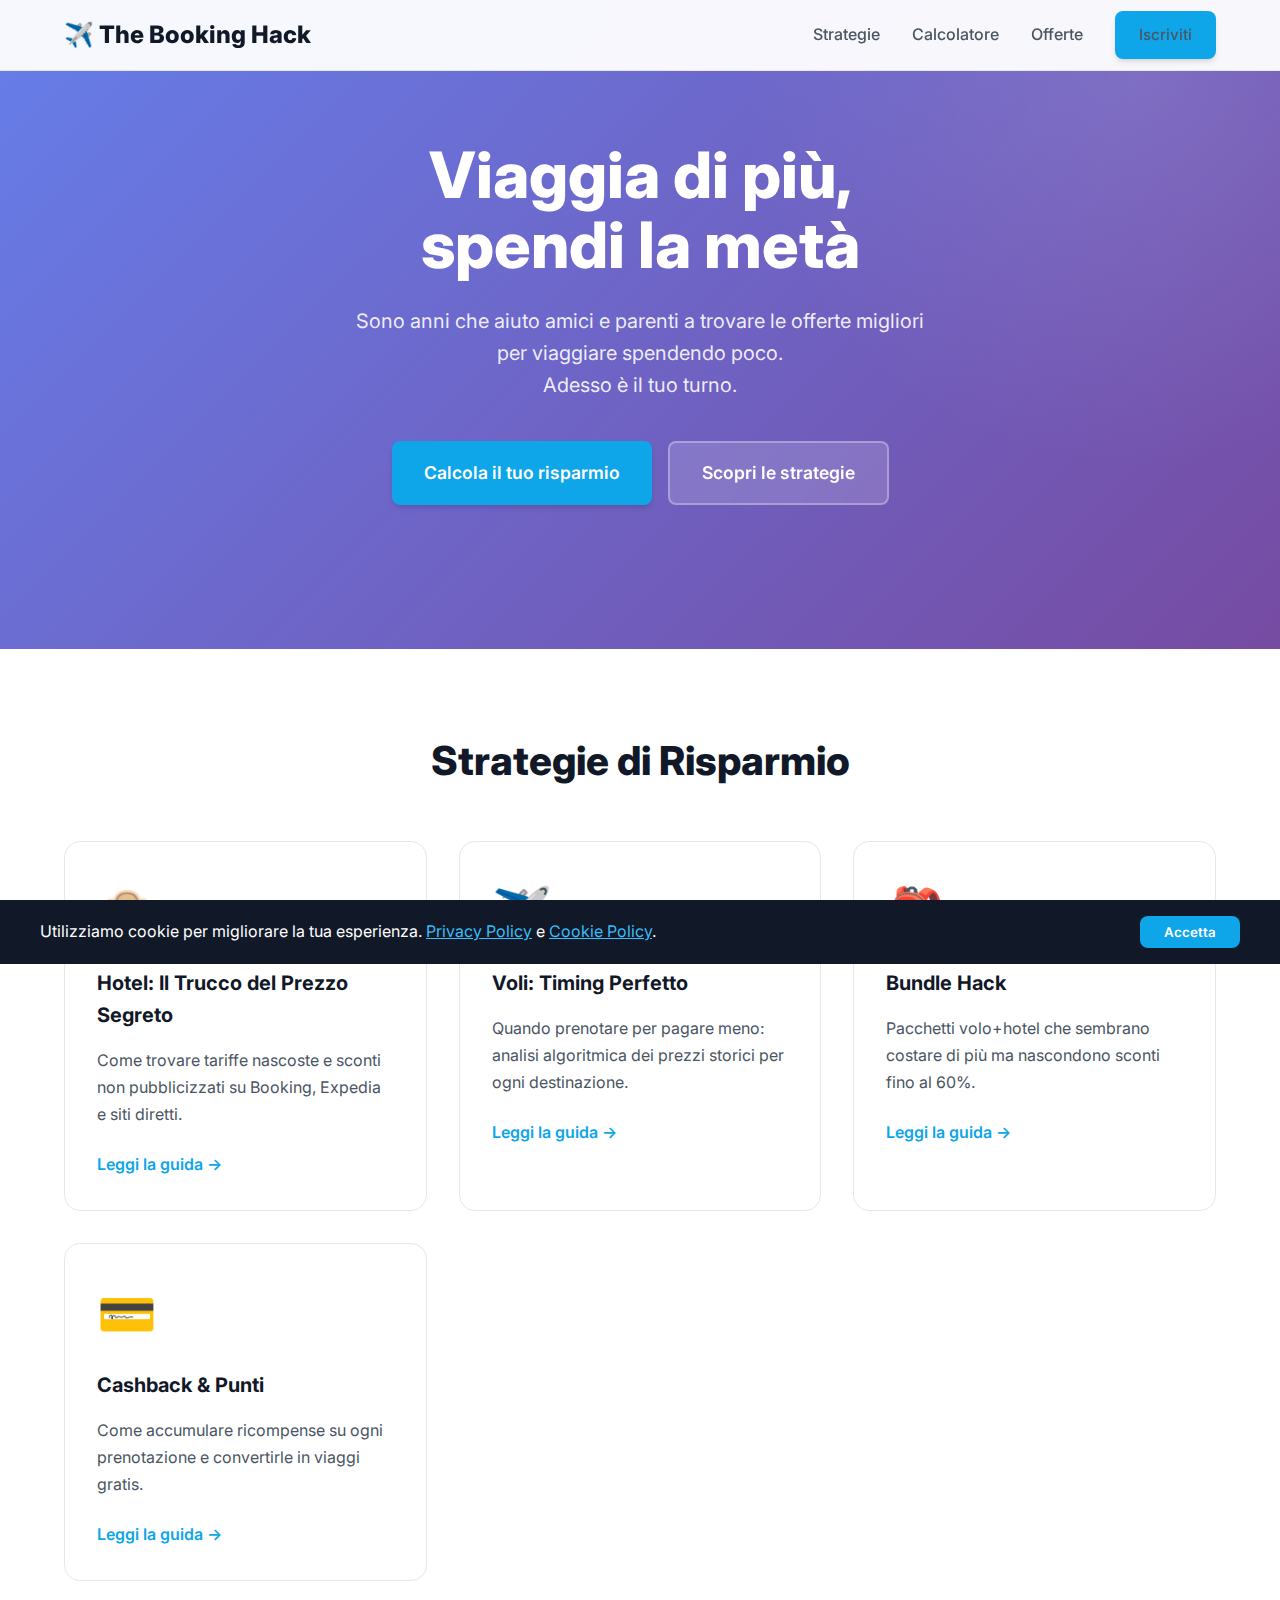
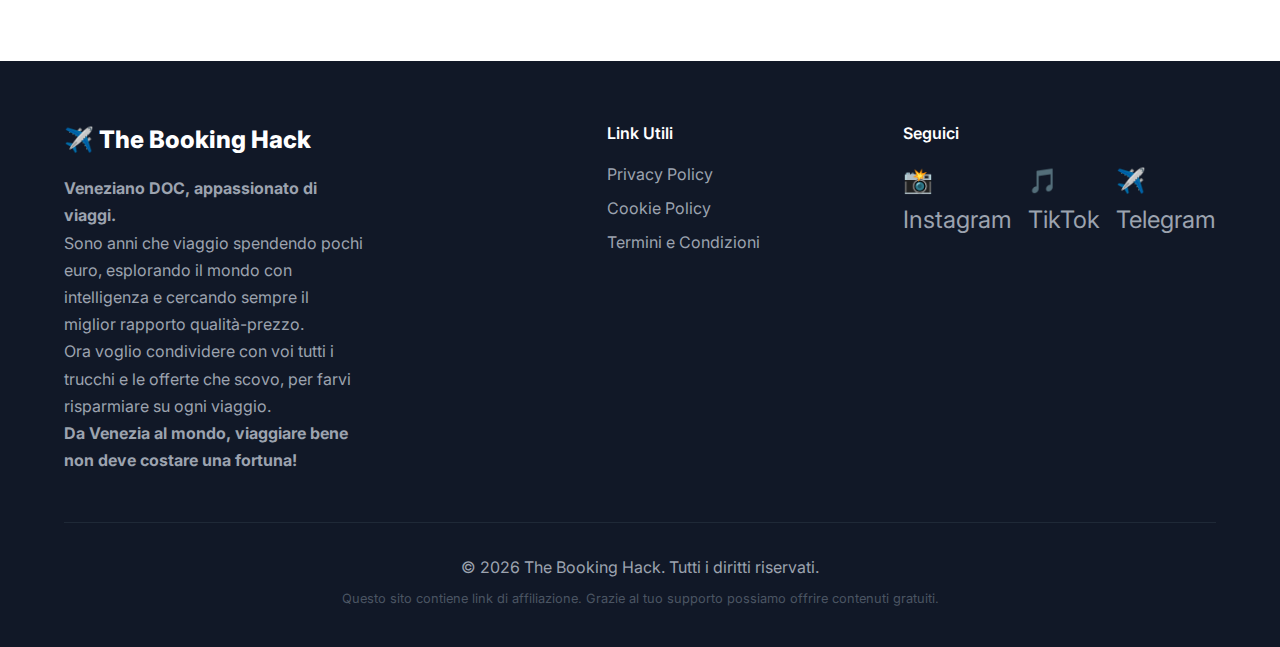
<file: index.html>
<!DOCTYPE html>
<html lang="it">
<head>
    <meta charset="UTF-8">
    <meta name="viewport" content="width=device-width, initial-scale=1.0">
    <title>The Booking Hack - Viaggia di più, spendi la metà</title>
    <meta name="description" content="Sono anni che aiuto amici e parenti a trovare le offerte migliori per viaggiare spendendo poco. Adesso è il tuo turno.">
    <link rel="stylesheet" href="styles.css">
    <link rel="preconnect" href="https://fonts.googleapis.com">
    <link rel="preconnect" href="https://fonts.gstatic.com" crossorigin>
    <link href="https://fonts.googleapis.com/css2?family=Inter:wght@400;600;700;800&display=swap" rel="stylesheet">
    
    <!-- Google Analytics 4 -->
    <script async src="https://www.googletagmanager.com/gtag/js?id=G-XXXXXXXXXX"></script>
    <script>
        window.dataLayer = window.dataLayer || [];
        function gtag(){dataLayer.push(arguments);}
        gtag('js', new Date());
        gtag('config', 'G-XXXXXXXXXX');
    </script>
</head>
<body>
    <!-- Cookie Banner -->
    <div id="cookie-banner" class="cookie-banner">
        <div class="cookie-content">
            <p>Utilizziamo cookie per migliorare la tua esperienza. 
               <a href="https://www.iubenda.com/privacy-policy/16198169" target="_blank">Privacy Policy</a> e 
               <a href="https://www.iubenda.com/privacy-policy/16198169/cookie-policy" target="_blank">Cookie Policy</a>.
            </p>
            <button onclick="acceptCookies()" class="cookie-btn">Accetta</button>
        </div>
    </div>

    <!-- Header -->
    <header class="header">
        <nav class="nav container">
            <div class="logo">✈️ The Booking Hack</div>
            <button class="mobile-menu-btn" onclick="toggleMenu()">☰</button>
            <ul class="nav-links" id="navLinks">
                <li><a href="#strategie">Strategie</a></li>
                <li><a href="#calcolatore">Calcolatore</a></li>
                <li><a href="#offerte">Offerte</a></li>
                <li><a href="#newsletter" class="btn-primary">Iscriviti</a></li>
            </ul>
        </nav>
    </header>

    <!-- HERO -->
    <section class="hero">
        <div class="container">
            <div class="hero-content">
                <h1>Viaggia di più,<br>spendi la metà</h1>
                <p class="hero-subtitle">
                    Sono anni che aiuto amici e parenti a trovare le offerte migliori per viaggiare spendendo poco.<br>
                    Adesso è il tuo turno.
                </p>
                <div class="hero-cta">
                    <a href="#calcolatore" class="btn-primary btn-large">Calcola il tuo risparmio</a>
                    <a href="#strategie" class="btn-secondary btn-large">Scopri le strategie</a>
                </div>
            </div>
        </div>
    </section>

    <!-- Strategie Section (lasciata come era) -->
    <section id="strategie" class="strategies">
        <div class="container">
            <h2>Strategie di Risparmio</h2>
            <div class="strategies-grid">
                <article class="strategy-card">
                    <div class="strategy-icon">🏨</div>
                    <h3>Hotel: Il Trucco del Prezzo Segreto</h3>
                    <p>Come trovare tariffe nascoste e sconti non pubblicizzati su Booking, Expedia e siti diretti.</p>
                    <a href="#" class="link-arrow">Leggi la guida →</a>
                </article>
                <article class="strategy-card">
                    <div class="strategy-icon">✈️</div>
                    <h3>Voli: Timing Perfetto</h3>
                    <p>Quando prenotare per pagare meno: analisi algoritmica dei prezzi storici per ogni destinazione.</p>
                    <a href="#" class="link-arrow">Leggi la guida →</a>
                </article>
                <article class="strategy-card">
                    <div class="strategy-icon">🎒</div>
                    <h3>Bundle Hack</h3>
                    <p>Pacchetti volo+hotel che sembrano costare di più ma nascondono sconti fino al 60%.</p>
                    <a href="#" class="link-arrow">Leggi la guida →</a>
                </article>
                <article class="strategy-card">
                    <div class="strategy-icon">💳</div>
                    <h3>Cashback & Punti</h3>
                    <p>Come accumulare ricompense su ogni prenotazione e convertirle in viaggi gratis.</p>
                    <a href="#" class="link-arrow">Leggi la guida →</a>
                </article>
            </div>
        </div>
    </section>

    <!-- Footer aggiornato con tua bio -->
    <footer class="footer">
        <div class="container">
            <div class="footer-grid">
                <div class="footer-brand">
                    <div class="logo">✈️ The Booking Hack</div>
                    <p><strong>Veneziano DOC, appassionato di viaggi.</strong><br>
                    Sono anni che viaggio spendendo pochi euro, esplorando il mondo con intelligenza e cercando sempre il miglior rapporto qualità-prezzo.<br>
                    Ora voglio condividere con voi tutti i trucchi e le offerte che scovo, per farvi risparmiare su ogni viaggio.<br>
                    <strong>Da Venezia al mondo, viaggiare bene non deve costare una fortuna!</strong></p>
                </div>
                <div class="footer-links">
                    <h4>Link Utili</h4>
                    <ul>
                        <li><a href="https://www.iubenda.com/privacy-policy/16198169" target="_blank">Privacy Policy</a></li>
                        <li><a href="https://www.iubenda.com/privacy-policy/16198169/cookie-policy" target="_blank">Cookie Policy</a></li>
                        <li><a href="https://www.iubenda.com/termini-e-condizioni/16198169" target="_blank">Termini e Condizioni</a></li>
                    </ul>
                </div>
                <div class="footer-social">
                    <h4>Seguici</h4>
                    <div class="social-links">
                        <a href="https://instagram.com/thebookinghack" target="_blank">📸 Instagram</a>
                        <a href="https://www.tiktok.com/@thebookinghack.official" target="_blank">🎵 TikTok</a>
                        <a href="https://t.me/thebookinghack" target="_blank">✈️ Telegram</a>
                    </div>
                </div>
            </div>
            <div class="footer-bottom">
                <p>© 2026 The Booking Hack. Tutti i diritti riservati.</p>
                <p class="affiliate-note">Questo sito contiene link di affiliazione. Grazie al tuo supporto possiamo offrire contenuti gratuiti.</p>
            </div>
        </div>
    </footer>

    <script src="script.js"></script>
</body>
</html>
</file>
<file: styles.css>
/* ============================================
   THE BOOKING HACK - STYLES UNIFICATI
   Versione 2.0 - Ottimizzata
   Colori consistenti: #2563eb (primary)
   ============================================ */

/* CSS Variables */
:root {
  --primary: #0ea5e9;
  --primary-dark: #0284c7;
  --primary-light: #38bdf8;
  --secondary: #f97316;
  --secondary-dark: #ea580c;
  --accent: #f59e0b;
  --success: #10b981;
  --danger: #ef4444;
  --warning: #f59e0b;
  
  --gray-50: #f9fafb;
  --gray-100: #f3f4f6;
  --gray-200: #e5e7eb;
  --gray-300: #d1d5db;
  --gray-400: #9ca3af;
  --gray-500: #6b7280;
  --gray-600: #4b5563;
  --gray-700: #374151;
  --gray-800: #1f2937;
  --gray-900: #111827;
  
  --white: #ffffff;
  --black: #000000;
  
  --shadow-sm: 0 1px 2px 0 rgba(0, 0, 0, 0.05);
  --shadow: 0 4px 6px -1px rgba(0, 0, 0, 0.1), 0 2px 4px -2px rgba(0, 0, 0, 0.1);
  --shadow-md: 0 10px 15px -3px rgba(0, 0, 0, 0.1), 0 4px 6px -4px rgba(0, 0, 0, 0.1);
  --shadow-lg: 0 20px 25px -5px rgba(0, 0, 0, 0.1), 0 8px 10px -6px rgba(0, 0, 0, 0.1);
  --shadow-xl: 0 25px 50px -12px rgba(0, 0, 0, 0.25);
  
  --radius-sm: 0.375rem;
  --radius: 0.5rem;
  --radius-md: 0.75rem;
  --radius-lg: 1rem;
  --radius-xl: 1.5rem;
  --radius-full: 9999px;
  
  --transition: all 0.3s ease;
  --transition-fast: all 0.15s ease;
}

/* Reset & Base */
*, *::before, *::after {
  box-sizing: border-box;
  margin: 0;
  padding: 0;
}

html {
  scroll-behavior: smooth;
}

body {
  font-family: 'Inter', -apple-system, BlinkMacSystemFont, 'Segoe UI', Roboto, sans-serif;
  line-height: 1.6;
  color: var(--gray-800);
  background: var(--white);
  -webkit-font-smoothing: antialiased;
  -moz-osx-font-smoothing: grayscale;
}

img {
  max-width: 100%;
  height: auto;
  display: block;
}

a {
  color: inherit;
  text-decoration: none;
}

button {
  font-family: inherit;
  cursor: pointer;
  border: none;
  background: none;
}

ul {
  list-style: none;
}

/* Container */
.container {
  width: 100%;
  max-width: 1200px;
  margin: 0 auto;
  padding: 0 1.5rem;
}

/* ============================================
   COOKIE BANNER
   ============================================ */
.cookie-banner {
  position: fixed;
  bottom: 0;
  left: 0;
  right: 0;
  background: var(--gray-900);
  color: var(--white);
  padding: 1rem;
  z-index: 1000;
  transform: translateY(100%);
  transition: transform 0.3s ease;
}

.cookie-banner.show {
  transform: translateY(0);
}

.cookie-content {
  max-width: 1200px;
  margin: 0 auto;
  display: flex;
  align-items: center;
  justify-content: space-between;
  gap: 1rem;
  flex-wrap: wrap;
}

.cookie-content a {
  color: var(--primary-light);
  text-decoration: underline;
}

.cookie-btn {
  background: var(--primary);
  color: var(--white);
  padding: 0.5rem 1.5rem;
  border-radius: var(--radius);
  font-weight: 600;
  transition: var(--transition);
}

.cookie-btn:hover {
  background: var(--primary-dark);
}

/* ============================================
   HEADER & NAVIGATION
   ============================================ */
.header {
  position: fixed;
  top: 0;
  left: 0;
  right: 0;
  background: rgba(255, 255, 255, 0.95);
  backdrop-filter: blur(10px);
  border-bottom: 1px solid var(--gray-200);
  z-index: 100;
}

.nav {
  display: flex;
  align-items: center;
  justify-content: space-between;
  height: 70px;
}

.logo {
  font-size: 1.5rem;
  font-weight: 800;
  color: var(--gray-900);
  display: flex;
  align-items: center;
  gap: 0.5rem;
}

.nav-links {
  display: flex;
  align-items: center;
  gap: 2rem;
}

.nav-links a {
  color: var(--gray-600);
  font-weight: 500;
  transition: var(--transition);
  position: relative;
}

.nav-links a:hover {
  color: var(--primary);
}

.nav-links a::after {
  content: '';
  position: absolute;
  bottom: -4px;
  left: 0;
  width: 0;
  height: 2px;
  background: var(--primary);
  transition: var(--transition);
}

.nav-links a:hover::after {
  width: 100%;
}

.mobile-menu-btn {
  display: none;
  font-size: 1.5rem;
  color: var(--gray-700);
  padding: 0.5rem;
}

/* ============================================
   BUTTONS
   ============================================ */
.btn-primary {
  display: inline-flex;
  align-items: center;
  justify-content: center;
  gap: 0.5rem;
  background: var(--primary);
  color: var(--white);
  padding: 0.75rem 1.5rem;
  border-radius: var(--radius);
  font-weight: 600;
  font-size: 0.95rem;
  transition: var(--transition);
  box-shadow: var(--shadow);
}

.btn-primary:hover {
  background: var(--primary-dark);
  transform: translateY(-2px);
  box-shadow: var(--shadow-md);
}

.btn-secondary {
  display: inline-flex;
  align-items: center;
  justify-content: center;
  gap: 0.5rem;
  background: rgba(255, 255, 255, 0.15);
  color: white;
  padding: 0.75rem 1.5rem;
  border-radius: var(--radius);
  font-weight: 600;
  font-size: 0.95rem;
  border: 2px solid rgba(255, 255, 255, 0.3);
  transition: var(--transition);
  backdrop-filter: blur(10px);
}

.btn-secondary:hover {
  background: rgba(255, 255, 255, 0.25);
  border-color: rgba(255, 255, 255, 0.5);
  transform: translateY(-2px);
}

.btn-large {
  padding: 1rem 2rem;
  font-size: 1.1rem;
}

.btn-small {
  padding: 0.5rem 1rem;
  font-size: 0.875rem;
  background: var(--primary);
  color: var(--white);
  border-radius: var(--radius);
  font-weight: 600;
  transition: var(--transition);
}

.btn-small:hover {
  background: var(--primary-dark);
}

.btn-full {
  width: 100%;
}

/* ============================================
   HERO SECTION - Gradient Viola Accattivante
   ============================================ */
.hero {
  padding: 140px 0 80px;
  background: linear-gradient(135deg, #667eea 0%, #764ba2 100%);
  color: white;
  text-align: center;
  position: relative;
  overflow: hidden;
}

.hero::before {
  content: '';
  position: absolute;
  top: -50%;
  right: -20%;
  width: 800px;
  height: 800px;
  background: radial-gradient(circle, rgba(255, 255, 255, 0.1) 0%, transparent 70%);
  pointer-events: none;
}

.hero-content {
  text-align: center;
  max-width: 800px;
  margin: 0 auto;
}

.hero h1 {
  font-size: clamp(2.5rem, 6vw, 4rem);
  font-weight: 800;
  color: white;
  line-height: 1.1;
  margin-bottom: 1.5rem;
}

.highlight {
  color: #fbbf24;
  position: relative;
  font-weight: 900;
}

.highlight::after {
  content: '';
  position: absolute;
  bottom: 0;
  left: 0;
  right: 0;
  height: 30%;
  background: rgba(251, 191, 36, 0.3);
  z-index: 1;
  border-radius: 4px;
}

.hero-subtitle {
  font-size: 1.25rem;
  color: rgba(255, 255, 255, 0.9);
  margin-bottom: 2.5rem;
  max-width: 600px;
  margin-left: auto;
  margin-right: auto;
}

.hero-cta {
  display: flex;
  gap: 1rem;
  justify-content: center;
  flex-wrap: wrap;
  margin-bottom: 4rem;
}

.hero-stats {
  display: flex;
  justify-content: center;
  gap: 4rem;
  flex-wrap: wrap;
}

.stat {
  text-align: center;
}

.stat-number {
  display: block;
  font-size: 2.5rem;
  font-weight: 800;
  color: #fbbf24;
  line-height: 1;
}

.stat-label {
  font-size: 0.875rem;
  color: rgba(255, 255, 255, 0.8);
  margin-top: 0.5rem;
}

/* ============================================
   STRATEGIES SECTION
   ============================================ */
.strategies {
  padding: 80px 0;
  background: var(--white);
}

.strategies h2,
.calculator-section h2,
.deals h2,
.newsletter h2 {
  font-size: 2.5rem;
  font-weight: 800;
  color: var(--gray-900);
  text-align: center;
  margin-bottom: 3rem;
}

.strategies-grid {
  display: grid;
  grid-template-columns: repeat(auto-fit, minmax(280px, 1fr));
  gap: 2rem;
}

.strategy-card {
  background: var(--white);
  border: 1px solid var(--gray-200);
  border-radius: var(--radius-lg);
  padding: 2rem;
  transition: var(--transition);
  position: relative;
  overflow: hidden;
}

.strategy-card::before {
  content: '';
  position: absolute;
  top: 0;
  left: 0;
  right: 0;
  height: 4px;
  background: linear-gradient(90deg, var(--primary), var(--secondary));
  transform: scaleX(0);
  transition: var(--transition);
}

.strategy-card:hover {
  transform: translateY(-4px);
  box-shadow: var(--shadow-lg);
  border-color: var(--primary);
}

.strategy-card:hover::before {
  transform: scaleX(1);
}

.strategy-icon {
  font-size: 3rem;
  margin-bottom: 1rem;
}

.strategy-card h3 {
  font-size: 1.25rem;
  font-weight: 700;
  color: var(--gray-900);
  margin-bottom: 1rem;
}

.strategy-card p {
  color: var(--gray-600);
  margin-bottom: 1.5rem;
  line-height: 1.7;
}

.link-arrow {
  color: var(--primary);
  font-weight: 600;
  display: inline-flex;
  align-items: center;
  gap: 0.5rem;
  transition: var(--transition);
}

.link-arrow:hover {
  gap: 0.75rem;
}

/* ============================================
   CALCULATOR SECTION
   ============================================ */
.calculator-section {
  padding: 80px 0;
  background: var(--gray-50);
}

.calculator {
  display: grid;
  grid-template-columns: 1fr 1fr;
  gap: 3rem;
  max-width: 900px;
  margin: 0 auto;
  background: var(--white);
  border-radius: var(--radius-xl);
  padding: 3rem;
  box-shadow: var(--shadow-lg);
}

.calc-inputs {
  display: flex;
  flex-direction: column;
  gap: 1.5rem;
}

.input-group {
  display: flex;
  flex-direction: column;
  gap: 0.5rem;
}

.input-group label {
  font-weight: 600;
  color: var(--gray-700);
  font-size: 0.9rem;
}

.input-group input,
.input-group select {
  padding: 0.875rem 1rem;
  border: 2px solid var(--gray-200);
  border-radius: var(--radius);
  font-size: 1rem;
  transition: var(--transition);
  background: var(--white);
}

.input-group input:focus,
.input-group select:focus {
  outline: none;
  border-color: var(--primary);
  box-shadow: 0 0 0 3px rgba(37, 99, 235, 0.1);
}

.calc-results {
  display: flex;
  flex-direction: column;
  justify-content: center;
  align-items: center;
  text-align: center;
  padding: 2rem;
  background: linear-gradient(135deg, var(--primary) 0%, var(--primary-dark) 100%);
  border-radius: var(--radius-lg);
  color: var(--white);
}

.savings-display {
  margin-bottom: 2rem;
}

.savings-amount {
  display: block;
  font-size: 4rem;
  font-weight: 800;
  line-height: 1;
  margin-bottom: 0.5rem;
}

.savings-label {
  font-size: 1.1rem;
  opacity: 0.9;
}

.savings-breakdown {
  text-align: left;
  width: 100%;
}

.savings-breakdown li {
  padding: 0.75rem 0;
  border-bottom: 1px solid rgba(255, 255, 255, 0.2);
  display: flex;
  justify-content: space-between;
}

.savings-breakdown li:last-child {
  border-bottom: none;
}

/* ============================================
   DEALS SECTION
   ============================================ */
.deals {
  padding: 80px 0;
  background: var(--white);
}

.deals-ticker {
  display: grid;
  grid-template-columns: repeat(auto-fit, minmax(300px, 1fr));
  gap: 1.5rem;
}

.deal-card {
  background: var(--white);
  border: 2px solid var(--gray-200);
  border-radius: var(--radius-lg);
  padding: 1.5rem;
  transition: var(--transition);
  position: relative;
}

.deal-card:hover {
  border-color: var(--primary);
  transform: translateY(-4px);
  box-shadow: var(--shadow-md);
}

.deal-card.urgent {
  border-color: var(--danger);
  background: linear-gradient(135deg, rgba(239, 68, 68, 0.05) 0%, transparent 100%);
}

.deal-card.urgent:hover {
  box-shadow: 0 0 20px rgba(239, 68, 68, 0.2);
}

.deal-badge {
  display: inline-block;
  padding: 0.375rem 0.75rem;
  background: var(--gray-100);
  border-radius: var(--radius-full);
  font-size: 0.8rem;
  font-weight: 600;
  color: var(--gray-700);
  margin-bottom: 1rem;
}

.deal-card.urgent .deal-badge {
  background: var(--danger);
  color: var(--white);
  animation: pulse 2s infinite;
}

@keyframes pulse {
  0%, 100% { opacity: 1; }
  50% { opacity: 0.7; }
}

.deal-card h4 {
  font-size: 1.25rem;
  font-weight: 700;
  color: var(--gray-900);
  margin-bottom: 1rem;
}

.deal-price {
  display: flex;
  align-items: center;
  gap: 1rem;
  margin-bottom: 1.5rem;
}

.old-price {
  font-size: 1.1rem;
  color: var(--gray-400);
  text-decoration: line-through;
}

.new-price {
  font-size: 2rem;
  font-weight: 800;
  color: var(--primary);
}

.deal-card.urgent .new-price {
  color: var(--danger);
}

/* ============================================
   NEWSLETTER SECTION
   ============================================ */
.newsletter {
  padding: 80px 0;
  background: linear-gradient(135deg, var(--gray-900) 0%, var(--gray-800) 100%);
}

.newsletter-box {
  max-width: 600px;
  margin: 0 auto;
  text-align: center;
}

.newsletter h2 {
  color: var(--white);
  margin-bottom: 1rem;
}

.newsletter-box > p {
  color: var(--gray-400);
  margin-bottom: 2rem;
  font-size: 1.1rem;
}

.newsletter-form {
  display: flex;
  gap: 1rem;
  margin-bottom: 1rem;
}

.newsletter-input {
  flex: 1;
  padding: 1rem 1.5rem;
  border: 2px solid var(--gray-700);
  border-radius: var(--radius);
  font-size: 1rem;
  background: var(--gray-800);
  color: var(--white);
  transition: var(--transition);
}

.newsletter-input::placeholder {
  color: var(--gray-500);
}

.newsletter-input:focus {
  outline: none;
  border-color: var(--primary);
}

.form-note {
  color: var(--gray-500);
  font-size: 0.875rem;
}

.form-note a {
  color: var(--primary-light);
  text-decoration: underline;
}

/* ============================================
   FOOTER
   ============================================ */
.footer {
  background: var(--gray-900);
  color: var(--gray-400);
  padding: 60px 0 30px;
}

.footer-grid {
  display: grid;
  grid-template-columns: 2fr 1fr 1fr;
  gap: 3rem;
  margin-bottom: 3rem;
}

.footer-brand .logo {
  color: var(--white);
  margin-bottom: 1rem;
}

.footer-brand p {
  max-width: 300px;
  line-height: 1.7;
}

.footer-links h4,
.footer-social h4 {
  color: var(--white);
  font-weight: 600;
  margin-bottom: 1rem;
}

.footer-links li {
  margin-bottom: 0.5rem;
}

.footer-links a {
  transition: var(--transition);
}

.footer-links a:hover {
  color: var(--primary);
}

.social-links {
  display: flex;
  gap: 1rem;
}

.social-links a {
  font-size: 1.5rem;
  transition: var(--transition);
}

.social-links a:hover {
  transform: scale(1.1);
}

.footer-bottom {
  border-top: 1px solid var(--gray-800);
  padding-top: 2rem;
  text-align: center;
}

.footer-bottom p {
  margin-bottom: 0.5rem;
}

.affiliate-note {
  font-size: 0.8rem;
  color: var(--gray-600);
}

/* ============================================
   RESPONSIVE
   ============================================ */
@media (max-width: 968px) {
  .calculator {
    grid-template-columns: 1fr;
  }
  
  .footer-grid {
    grid-template-columns: 1fr 1fr;
  }
  
  .hero-stats {
    gap: 2rem;
  }
}

@media (max-width: 768px) {
  .nav-links {
    display: none;
    position: absolute;
    top: 70px;
    left: 0;
    right: 0;
    background: var(--white);
    flex-direction: column;
    padding: 1.5rem;
    gap: 1rem;
    border-bottom: 1px solid var(--gray-200);
    box-shadow: var(--shadow-lg);
  }
  
  .nav-links.show {
    display: flex;
  }
  
  .mobile-menu-btn {
    display: block;
  }
  
  .hero {
    padding: 120px 0 60px;
  }
  
  .hero-cta {
    flex-direction: column;
    align-items: center;
  }
  
  .hero-stats {
    flex-direction: column;
    gap: 1.5rem;
  }
  
  .newsletter-form {
    flex-direction: column;
  }
  
  .footer-grid {
    grid-template-columns: 1fr;
    text-align: center;
  }
  
  .footer-brand p {
    max-width: 100%;
  }
  
  .social-links {
    justify-content: center;
  }
  
  .cookie-content {
    flex-direction: column;
    text-align: center;
  }
}

@media (max-width: 480px) {
  .container {
    padding: 0 1rem;
  }
  
  .calculator {
    padding: 1.5rem;
  }
  
  .savings-amount {
    font-size: 3rem;
  }
  
  .deals-ticker {
    grid-template-columns: 1fr;
  }
}

/* ============================================
   DEALS - Layout Alternativo (Scroll Orizzontale)
   Aggiungi classe .deals-scroll al container per usarlo
   ============================================ */
.deals-scroll .deals-ticker {
  display: flex;
  gap: 1.5rem;
  overflow-x: auto;
  padding-bottom: 1rem;
  scroll-snap-type: x mandatory;
  -webkit-overflow-scrolling: touch;
}

.deals-scroll .deals-ticker::-webkit-scrollbar {
  height: 8px;
}

.deals-scroll .deals-ticker::-webkit-scrollbar-track {
  background: var(--gray-200);
  border-radius: var(--radius);
}

.deals-scroll .deals-ticker::-webkit-scrollbar-thumb {
  background: var(--primary);
  border-radius: var(--radius);
}

.deals-scroll .deal-card {
  min-width: 300px;
  scroll-snap-align: start;
}

/* ============================================
   UTILITY CLASSES
   ============================================ */
.sr-only {
  position: absolute;
  width: 1px;
  height: 1px;
  padding: 0;
  margin: -1px;
  overflow: hidden;
  clip: rect(0, 0, 0, 0);
  white-space: nowrap;
  border: 0;
}

.text-center {
  text-align: center;
}

.mt-1 { margin-top: 0.25rem; }
.mt-2 { margin-top: 0.5rem; }
.mt-3 { margin-top: 1rem; }
.mt-4 { margin-top: 1.5rem; }
.mt-5 { margin-top: 2rem; }

/* ============================================
   🏛️ PAGINA VENEZIA - Stili Specifici
   ============================================ */

/* Hero Venezia */
.venezia-hero {
  background: linear-gradient(135deg, rgba(14, 165, 233, 0.85) 0%, rgba(249, 115, 22, 0.75) 100%),
              url('https://images.unsplash.com/photo-1514890547357-a9ee288728e0?w=1920&q=80') !important;
  background-size: cover !important;
  background-position: center !important;
  position: relative;
  min-height: 400px;
  display: flex;
  align-items: center;
  justify-content: center;
}

.venezia-hero::before {
  content: '';
  position: absolute;
  top: 0;
  left: 0;
  right: 0;
  bottom: 0;
  background: rgba(0, 0, 0, 0.2);
  pointer-events: none;
}

.venezia-hero .hero-content {
  position: relative;
  z-index: 1;
}

.hero-badge {
  display: inline-block;
  background: rgba(255, 255, 255, 0.15);
  backdrop-filter: blur(10px);
  border: 1px solid rgba(255, 255, 255, 0.2);
  padding: 0.5rem 1rem;
  border-radius: var(--radius-full);
  font-size: 0.75rem;
  font-weight: 600;
  text-transform: uppercase;
  letter-spacing: 0.1em;
  margin-bottom: 1rem;
  color: rgba(255, 255, 255, 0.9);
}

.venezia-stats {
  display: flex;
  justify-content: center;
  gap: 2rem;
  margin: 2rem 0;
  flex-wrap: wrap;
}

.v-stat {
  background: rgba(255, 255, 255, 0.15);
  backdrop-filter: blur(10px);
  padding: 1rem 1.5rem;
  border-radius: var(--radius-lg);
  text-align: center;
  min-width: 120px;
}

.v-number {
  display: block;
  font-size: 2rem;
  font-weight: 800;
  color: #ffd700;
}

.v-label {
  font-size: 0.8rem;
  opacity: 0.9;
}

/* Sezione Filtri */
.filters-section {
  padding: 60px 0 40px;
  background: var(--white);
}

.filters-section h2 {
  margin-bottom: 0.5rem;
}

.section-subtitle {
  text-align: center;
  color: var(--gray-600);
  margin-bottom: 2rem;
  font-size: 1.1rem;
}

.filter-buttons {
  display: flex;
  justify-content: center;
  gap: 0.75rem;
  flex-wrap: wrap;
  margin-bottom: 3rem;
}

.filter-btn {
  padding: 0.625rem 1.25rem;
  border: 1px solid var(--gray-200);
  border-radius: var(--radius-full);
  background: var(--white);
  color: var(--gray-700);
  font-weight: 500;
  font-size: 0.9rem;
  cursor: pointer;
  transition: var(--transition);
  display: flex;
  align-items: center;
  gap: 0.4rem;
}

.filter-btn:hover {
  border-color: var(--primary);
  color: var(--primary);
  background: rgba(14, 165, 233, 0.05);
}

.filter-btn.active {
  background: var(--primary);
  border-color: var(--primary);
  color: var(--white);
}

/* Grid Offerte Venezia */
.deals-grid {
  display: grid;
  grid-template-columns: repeat(auto-fill, minmax(300px, 1fr));
  gap: 1.5rem;
}

.deal-card-venezia {
  background: var(--white);
  border: 1px solid var(--gray-200);
  border-radius: var(--radius-lg);
  overflow: hidden;
  transition: var(--transition);
  position: relative;
  box-shadow: var(--shadow-sm);
}

.deal-card-venezia:hover {
  transform: translateY(-4px);
  box-shadow: var(--shadow-lg);
  border-color: var(--gray-300);
}

.deal-card-venezia.scaduta {
  opacity: 0.6;
  filter: grayscale(0.5);
}

.deal-image {
  position: relative;
  height: 200px;
  overflow: hidden;
}

.deal-image img {
  width: 100%;
  height: 100%;
  object-fit: cover;
  transition: transform 0.3s;
}

.deal-card-venezia:hover .deal-image img {
  transform: scale(1.05);
}

/* Badge categoria in alto a sinistra */
.deal-categoria-badge {
  position: absolute;
  top: 12px;
  left: 12px;
  background: var(--primary);
  color: white;
  padding: 0.35rem 0.875rem;
  border-radius: var(--radius);
  font-size: 0.7rem;
  font-weight: 700;
  text-transform: uppercase;
  letter-spacing: 0.05em;
  z-index: 2;
  display: flex;
  align-items: center;
  gap: 0.3rem;
}

/* Badge sconto in alto a destra */
.deal-sconto {
  position: absolute;
  top: 12px;
  right: 12px;
  background: var(--secondary);
  color: white;
  padding: 0.35rem 0.75rem;
  border-radius: var(--radius);
  font-weight: 700;
  font-size: 0.8rem;
  z-index: 2;
}

.deal-scadenza {
  position: absolute;
  top: 12px;
  right: 12px;
  background: var(--danger);
  color: white;
  padding: 0.35rem 0.75rem;
  border-radius: var(--radius);
  font-size: 0.75rem;
  font-weight: 600;
  z-index: 2;
}

.deal-content {
  padding: 1.25rem;
}

.deal-content h3 {
  font-size: 1.15rem;
  font-weight: 700;
  margin-bottom: 0.5rem;
  color: var(--gray-900);
  line-height: 1.3;
}

.deal-content p {
  color: var(--gray-600);
  font-size: 0.9rem;
  margin-bottom: 1rem;
  line-height: 1.5;
}

.deal-price-row {
  display: flex;
  align-items: baseline;
  gap: 0.75rem;
  margin-bottom: 1rem;
}

.deal-price-row .new-price {
  font-size: 1.75rem;
  font-weight: 800;
  color: var(--primary);
}

.deal-price-row .old-price {
  font-size: 1rem;
  color: var(--gray-400);
  text-decoration: line-through;
}

.btn-deal {
  display: flex;
  align-items: center;
  justify-content: center;
  gap: 0.5rem;
  width: 100%;
  padding: 0.875rem 1rem;
  background: var(--secondary);
  color: white;
  border-radius: var(--radius);
  font-weight: 600;
  font-size: 0.95rem;
  transition: var(--transition);
  text-align: center;
}

.btn-deal:hover {
  background: var(--secondary-dark);
  transform: translateY(-1px);
}

.btn-deal::after {
  content: '↗';
  font-size: 0.875rem;
}

.btn-deal.disabled {
  background: var(--gray-400);
  cursor: not-allowed;
  transform: none;
}

/* Empty State */
.empty-state {
  text-align: center;
  padding: 3rem;
}

.empty-icon {
  font-size: 4rem;
  display: block;
  margin-bottom: 1rem;
}

.empty-state h3 {
  color: var(--gray-700);
  margin-bottom: 0.5rem;
}

.empty-state p {
  color: var(--gray-500);
}

/* Calcolatore Venezia */
.venezia-calc {
  max-width: 900px !important;
}

.venezia-results {
  background: linear-gradient(135deg, #1e3a5f 0%, #c41e3a 100%) !important;
}

.savings-highlight {
  margin-top: 1rem;
  padding-top: 1rem;
  border-top: 1px solid rgba(255, 255, 255, 0.2);
  text-align: center;
}

.savings-highlight span {
  opacity: 0.9;
}

.savings-highlight strong {
  color: #ffd700;
  font-size: 1.25rem;
}

.total-line {
  border-top: 2px solid rgba(255, 255, 255, 0.3) !important;
  margin-top: 0.5rem;
  padding-top: 0.5rem;
}

.total-line .strike {
  text-decoration: line-through;
  opacity: 0.7;
}

.savings-line {
  font-weight: 700;
  color: #ffd700;
}

/* Sezione Autore */
.author-section {
  padding: 80px 0;
  background: var(--gray-50);
}

.author-card {
  display: flex;
  flex-direction: column;
  align-items: center;
  text-align: center;
  max-width: 700px;
  margin: 0 auto;
  background: var(--white);
  border-radius: var(--radius-xl);
  padding: 3rem 2rem;
  box-shadow: var(--shadow);
}

.author-logo {
  margin-bottom: 1.5rem;
}

.author-logo img {
  height: 80px;
  width: auto;
}

.author-content {
  display: flex;
  flex-direction: column;
}

.author-badge {
  font-size: 0.8rem;
  color: var(--primary);
  font-weight: 600;
  margin-bottom: 0.5rem;
}

.author-content h3 {
  font-size: 1.5rem;
  margin-bottom: 0.75rem;
}

.author-bio {
  color: var(--gray-600);
  line-height: 1.7;
  margin-bottom: 1.5rem;
}

.author-social {
  display: flex;
  gap: 0.75rem;
  flex-wrap: wrap;
}

.social-btn {
  padding: 0.5rem 1rem;
  border-radius: var(--radius);
  font-weight: 600;
  font-size: 0.875rem;
  transition: var(--transition);
}

.social-btn.instagram {
  background: linear-gradient(45deg, #f09433, #e6683c, #dc2743, #cc2366, #bc1888);
  color: white;
}

.social-btn.tiktok {
  background: #000;
  color: white;
}

.social-btn.telegram {
  background: #0088cc;
  color: white;
}

.social-btn:hover {
  transform: translateY(-2px);
  box-shadow: var(--shadow);
}

/* Responsive Venezia */
@media (max-width: 768px) {
  .venezia-stats {
    gap: 1rem;
  }
  
  .v-stat {
    padding: 0.75rem 1rem;
    min-width: 100px;
  }
  
  .v-number {
    font-size: 1.5rem;
  }
  
  .filter-buttons {
    gap: 0.5rem;
  }
  
  .filter-btn {
    padding: 0.5rem 1rem;
    font-size: 0.875rem;
  }
  
  .deals-grid {
    grid-template-columns: 1fr;
  }
  
  .author-card {
    grid-template-columns: 1fr;
    text-align: center;
  }
  
  .author-image {
    margin: 0 auto;
  }
  
  .author-social {
    justify-content: center;
  }
}

/* Logo in header */
.logo img {
  height: 40px;
  width: auto;
}
</file>
